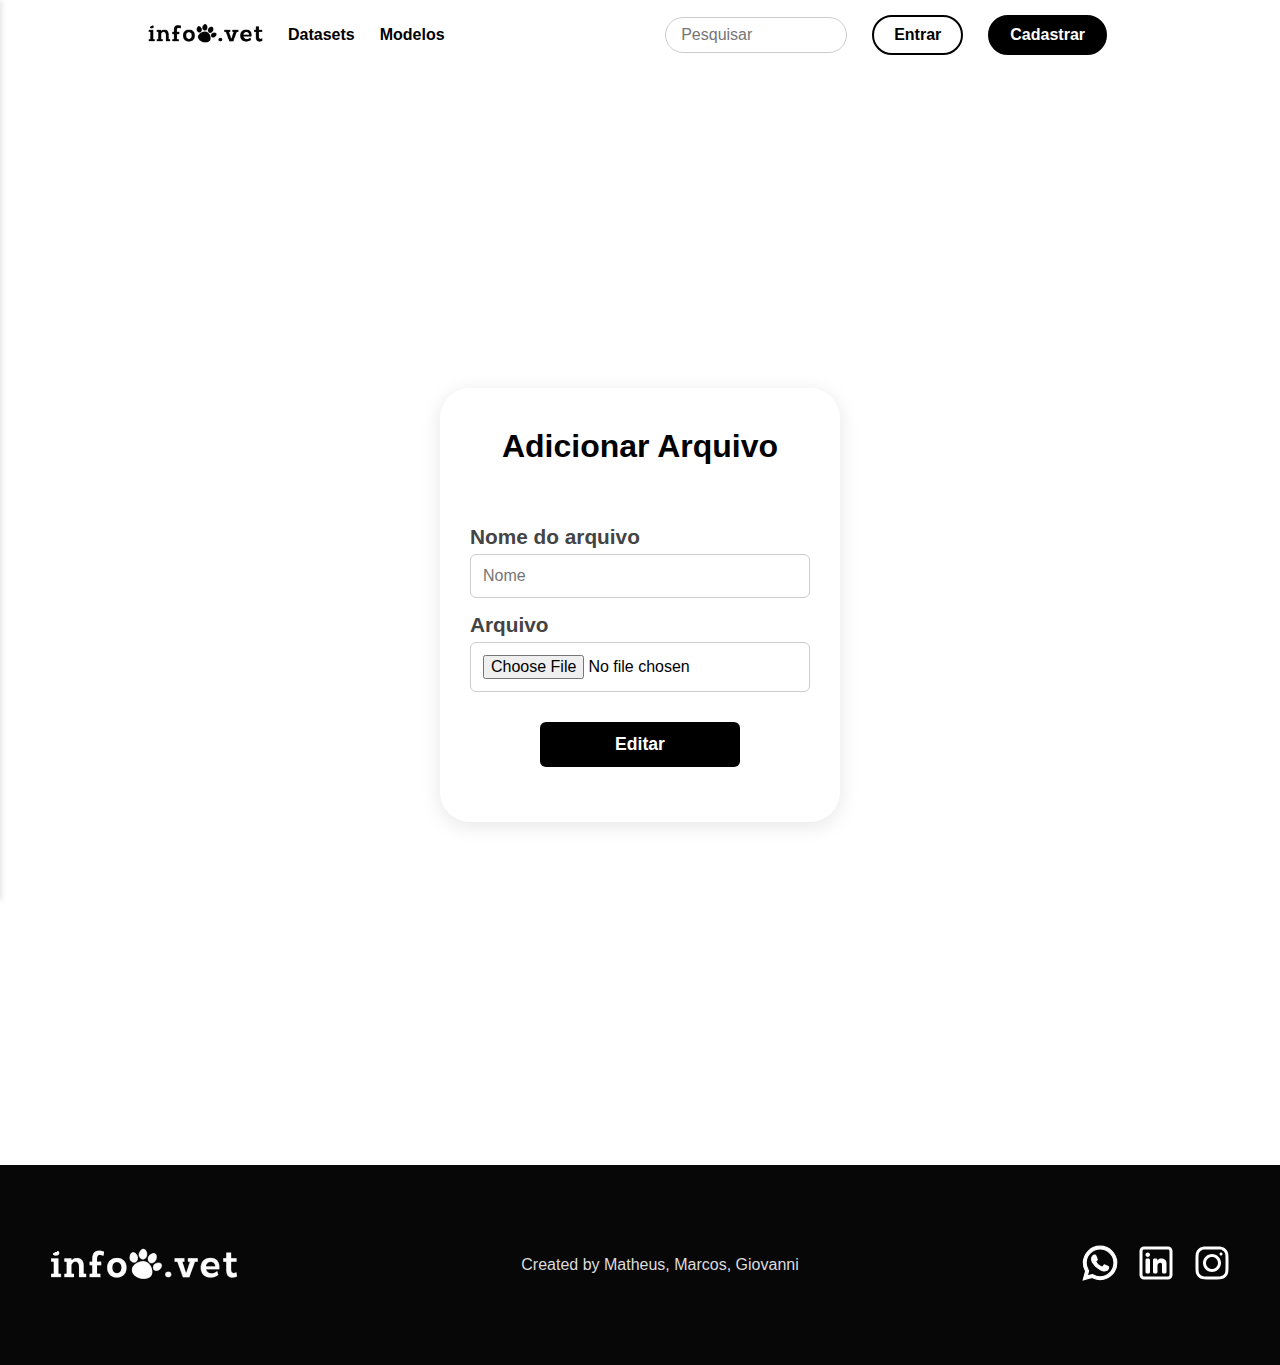
<file: pages/adicionar.html>
<!DOCTYPE html>
<html lang="pt-br">

<head>
    <meta charset="UTF-8">
    <meta name="viewport" content="width=device-width, initial-scale=1.0">
    <title>Adicionar</title>
    <link rel="stylesheet" href="../css/header.css">
    <link rel="stylesheet" href="../css/formLogin.css">
    <link rel="stylesheet" href="../css/style.css">
    <link rel="stylesheet" href="../css/footer.css">
</head>

<body onload="checarsessao(); atualizarheader();">


    <div class="container">
        
       <header>
           <nav>
               <ul>
                   <div>
                       <div id="hamburguer" class="hamburguer">
                           <span>☰</span>
                       </div>
                       <li><a href="../index.html"><img src="../img/infovet_img.png" alt="" class="logo-infomed"></a></li>
                       <li><a href="../pages/datasets.html">Datasets</a></li>
                       <li><a href="../pages/registros.html">Modelos</a></li>
                   </div>
                   <div>
                       <form id="form_search">
    
                           <input type="text" placeholder="Pesquisar" id="input_search" />
                       </form>
                       <li><a href="../pages/login.html" class="btn-header" id="btn-entrar">Entrar</a></li>
                       <li id="cadastro"><a href="../pages/cadastro.html" class="btn-header" id="btn-cadastrar">Cadastrar</a></li>
                   </div>
               </ul>
           </nav>
       </header>
        
        <div id="sidebar">
                <div id="button_close_sidebar">
                    <span>X</span>
                </div>
                <ul>
                    <li><a href="../index.html">Início</a></li>
                    <li><a href="../pages/datasets.html">Datasets</a></li>
                    <li><a href="../pages/registros.html">Modelos</a></li>
                    <li><a href="../pages/planos.html">Planos</a></li>
                    <li><a href="../pages/api.html">API</a></li>
                    <li><a href="../pages/documentacao.html">Documentação</a></li>
                    <li><a href="../pages/login.html">Entrar</a></li>
                    <li><a href="../pages/cadastro.html">Cadastrar</a></li>
                </ul>
        </div>
        
        
        <main id="login_main">
                <div class="form_container">
                    <div>
                        <h1>Adicionar Arquivo</h1>
                    </div>
        
                    <form>
                        <div>
                            <label for="nomeTabela">Nome do arquivo</label>
                            <input class="input_login" type="text" name="nomeTabela" id="nomeTabela" required
                                placeholder="Nome" />
                        </div>
        
                        <div>
                            <label for="arquivoTabela">Arquivo</label>
                            <input class="input_login" type="file" name="arquivoTabela" id="arquivoTabela" required
                                placeholder="arquivo" />
                        </div>
        
                        <div id="input_submit_container">
                            <input class="input_login" type="submit" value="Editar" />
                        </div>
        
                    </form>
                </div>
        </main>

    </div>

    <footer>

        
        <div class="footer-logo">
            <img src="../img/infovet_img.png" class="logo-footer">
        </div>

        
        <div class="footer-info">
            <div class="footer-bottom">
                <p>Created by Matheus, Marcos, Giovanni</p>
            </div>
        </div>

        <div class="cont-icons">
            <a href=""><img src="../img/zap.svg" class="cont-icon" alt=""></a>
            <a href=""><img src="../img/linkedin.svg" class="cont-icon" alt=""></a>
            <a href=""><img src="../img/insta.svg" class="cont-icon" alt=""></a>
        </div>
    
    </footer>

</body>

<script src="../js/dataset.js"></script>
<script src="../js/backend-fake.js"></script>
</html>
</file>
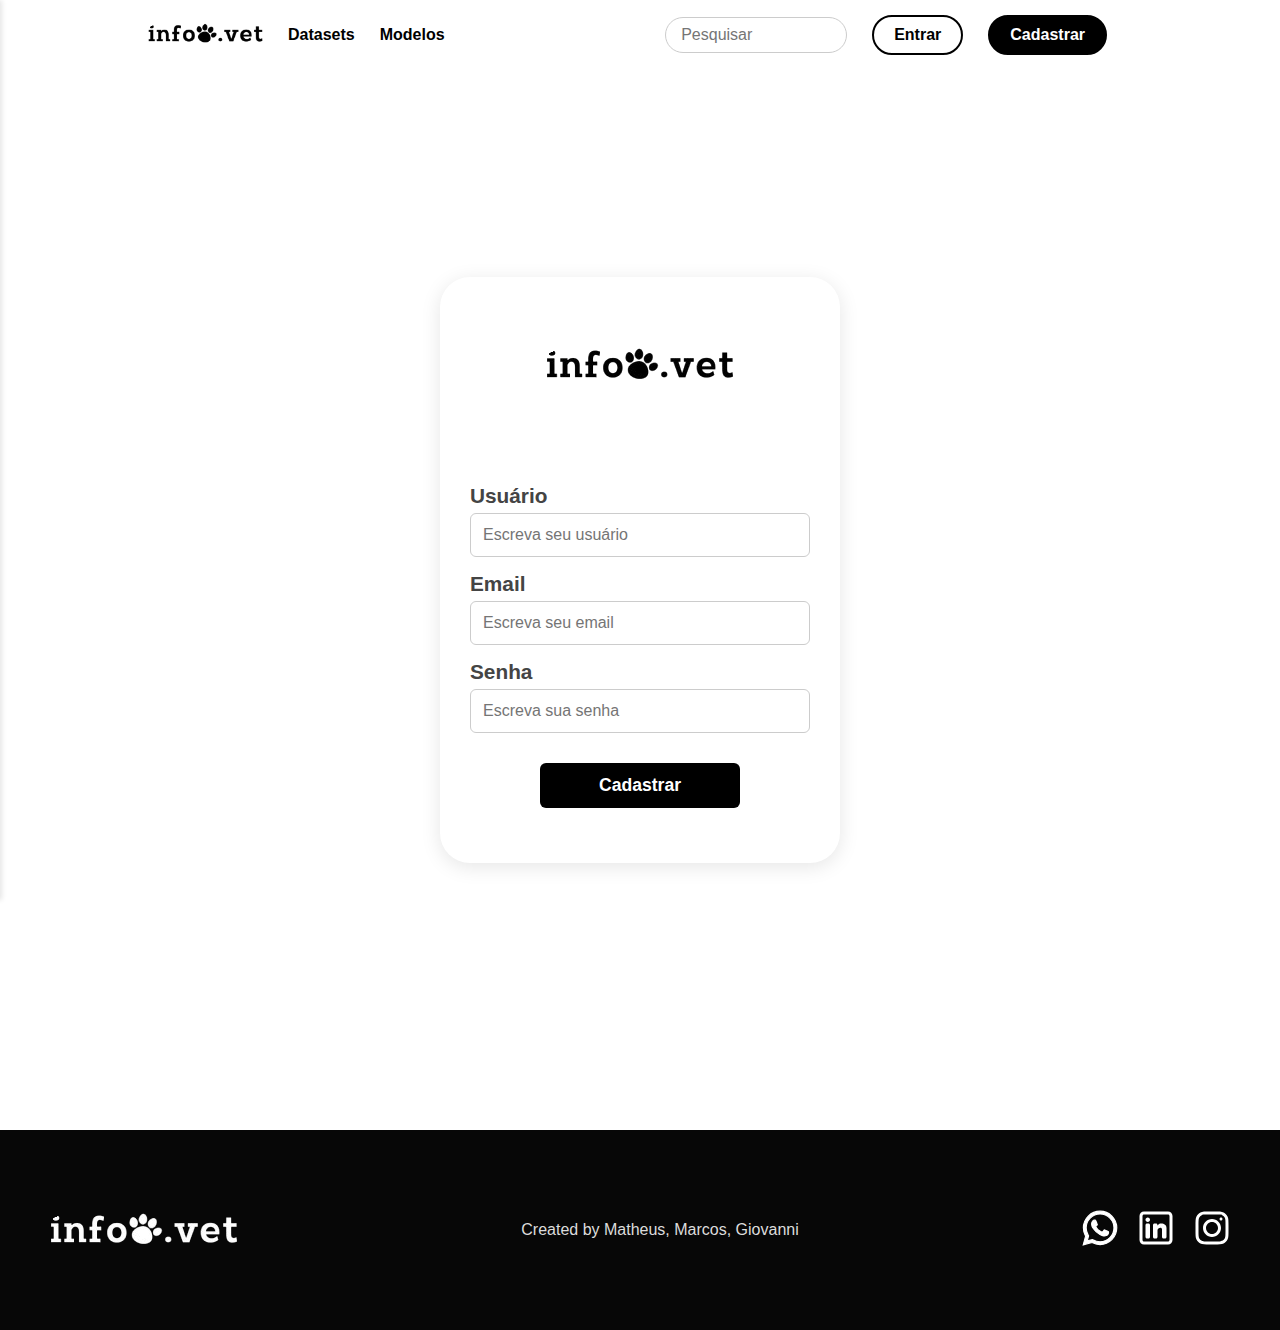
<file: pages/cadastro.html>
<!DOCTYPE html>
<html lang="pt-br">

<head>
    <meta charset="UTF-8">
    <meta name="viewport" content="width=device-width, initial-scale=1.0">
    <title>Cadastro</title>
    <link rel="stylesheet" href="../css/formLogin.css">
    <link rel="stylesheet" href="../css/header.css">
    <link rel="stylesheet" href="../css/style.css">
    <link rel="stylesheet" href="../css/footer.css">
</head>

<body>
    <div class="container">
        <header>
           <nav>
               <ul>
                   <div>
                       <div id="hamburguer" class="hamburguer">
                           <span>☰</span>
                       </div>
                       <li><a href="../index.html"><img src="../img/infovet_img.png" alt="" class="logo-infomed"></a></li>
                       <li><a href="../pages/datasets.html">Datasets</a></li>
                       <li><a href="../pages/registros.html">Modelos</a></li>
                   </div>
                   <div>
                       <form id="form_search">
    
                           <input type="text" placeholder="Pesquisar" id="input_search" />
                       </form>
                       <li><a href="../pages/login.html" class="btn-header" id="btn-entrar">Entrar</a></li>
                       <li id="cadastro"><a href="../pages/cadastro.html" class="btn-header" id="btn-cadastrar">Cadastrar</a></li>
                   </div>
               </ul>
           </nav>
       </header>
        
            <div id="sidebar">
                <div id="button_close_sidebar">
                    <span>X</span>
                </div>
                <ul>
                    <li><a href="../index.html">Início</a></li>
                    <li><a href="../pages/datasets.html">Datasets</a></li>
                    <li><a href="../pages/registros.html">Modelos</a></li>
                    <li><a href="../pages/planos.html">Planos</a></li>
                    <li><a href="../pages/api.html">API</a></li>
                    <li><a href="../pages/documentacao.html">Documentação</a></li>
                    <li><a href="../pages/login.html">Entrar</a></li>
                    <li><a href="../pages/cadastro.html">Cadastrar</a></li>
                </ul>
            </div>  
        
            <main class="main-login">
                <div class="form_container">
                    <div>
                        <img src="../img/infovet_img.png" alt="">
                    </div>
            
                    <form onsubmit="cadastrar(event)">

                        <div>
                            <label for="usuarioCadastro">Usuário</label>
                            <input class="input_login" type="text" name="usuarioCadastro" id="usuarioCadastro" required
                                placeholder="Escreva seu usuário" />
                        </div>
            
                        <div>
                            <label for="emailCadastro">Email</label>
                            <input class="input_login" type="email" name="emailCadastro" id="emailCadastro" required
                                placeholder="Escreva seu email" />
                        </div>
            
                        <div>
                            <label for="senhaCadastro">Senha</label>
                            <input class="input_login" type="password" name="senhaCadastro" id="senhaCadastro" required
                                placeholder="Escreva sua senha" minlength="10" />
                        </div>
            
                        <div id="input_submit_container">
                            <input class="input_login" type="submit" value="Cadastrar" />
                        </div>
                    </form>
                </div>
            </main>
            <script src="../js/form.js"></script>
            <script src="../js/headerSidebar.js"></script>

    </div>

    <footer>

        
        <div class="footer-logo">
            <img src="../img/infovet_img.png" class="logo-footer">
        </div>

        
        <div class="footer-info">
            <div class="footer-bottom">
                <p>Created by Matheus, Marcos, Giovanni</p>
            </div>
        </div>

        <div class="cont-icons">
            <a href=""><img src="../img/zap.svg" class="cont-icon" alt=""></a>
            <a href=""><img src="../img/linkedin.svg" class="cont-icon" alt=""></a>
            <a href=""><img src="../img/insta.svg" class="cont-icon" alt=""></a>
        </div>
    
    </footer>
</body>

</html>
</file>
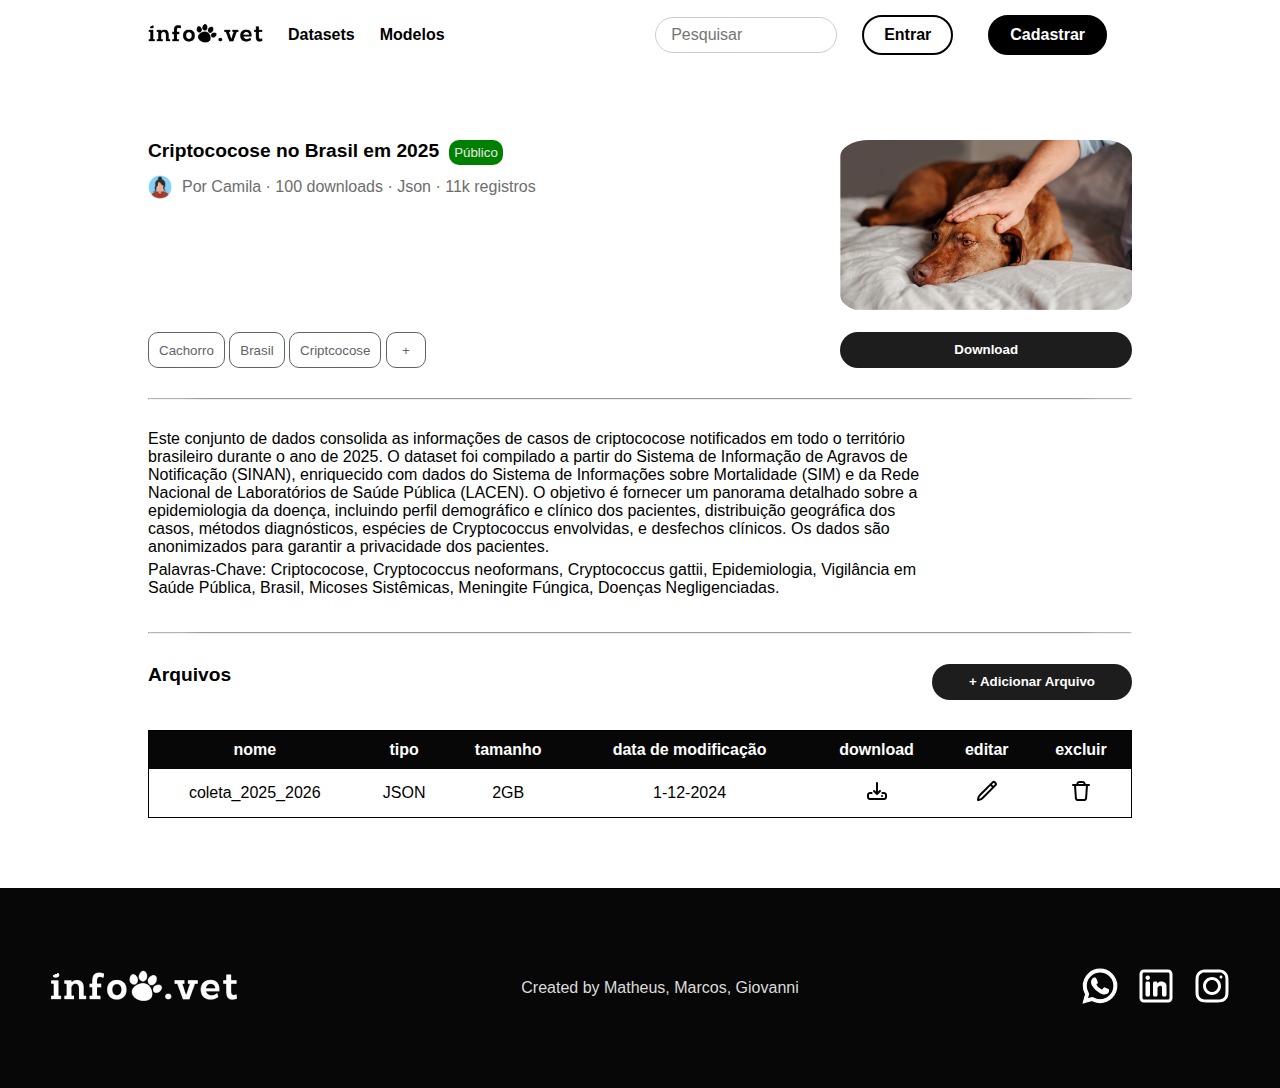
<file: pages/dataset.html>
<!DOCTYPE html>
<html lang="en">
<head>
    <meta charset="UTF-8">
    <meta name="viewport" content="width=device-width, initial-scale=1.0">
    <title>Dataset</title>
    <link rel="stylesheet" href="../css/header.css">
    <link rel="stylesheet" href="../css/style.css">
    <link rel="stylesheet" href="../css/datasets.css">
    <link rel="stylesheet" href="../css/dataset_info.css">
    <link rel="stylesheet" href="../css/footer.css">
    <link rel="stylesheet" href="../css/table.css">
    <link rel="icon" href="../img/icon.svg">
    

</head>
<body onload="checarSessao(); atualizarHeader();">

    <div class="container">
        <header>
            <nav>
                <ul>
                    <div class="link-hover">
                        <div id="hamburguer" class="hamburguer">
                            <span>☰</span>
                        </div>
        
                        <li><a href="../index.html"><img src="../img/infovet_img.png" alt="" class="logo-infomed"></a></li>
                        <li><a href="./pages/datasets.html">Datasets</a></li>
                        <li><a href="../info_vet/pages/modelos.html">Modelos</a></li>
                    </div>
        
                    <div>
                        <form id="form_search">
                            <input type="text" placeholder="Pesquisar" id="input_search" />
                        </form>
        
                        <!-- 🔥 VISUAL PARA QUANDO NÃO ESTIVER LOGADO -->
                        <div id="headerDeslogado" style="display: flex; gap: 10px;">
                            <li><a href="./pages/login.html" class="btn-header" id="btn-entrar">Entrar</a></li>
                            <li id="cadastro"><a href="./pages/cadastro.html" class="btn-header" id="btn-cadastrar">Cadastrar</a></li>
                        </div>
        
                        <!-- 🔥 VISUAL PARA QUANDO ESTIVER LOGADO -->
                        <div id="headerLogado" style="display: none;">
                            <h2 style="margin: 0; font-size: 18px;">Meu Perfil</h2>
                            <p style="margin: 0;"><strong>Nome:</strong> <span id="perfilNome"></span></p>
                            <p style="margin: 0;"><strong>Email:</strong> <span id="perfilEmail"></span></p>
                        </div>
                    </div>
                </ul>
            </nav>
        </header>
    
            <main>
                <div class="info">
                    <div class="cab-info">
                        <div class="info-container">
                            <div class="flex dataset-name">
                                <h2>Criptococose no Brasil em 2025</h2>
                                <button class="public">Público</button>
                            </div>
                            <div class="flex info-card">
                                <img src="../img/avatar.png" alt="" class="avatar">
                                <p>Por Camila · 100 downloads · Json · 11k registros</p>
                            </div>
                        </div>
        
                        <div>
                            <button class="tag">Cachorro</button>
                            <button class="tag">Brasil</button>
                            <button class="tag">Criptcocose</button>
                            <button class="tag" style="width: 40px;">+</button>
                        </div>
                    </div>
                    
                    <div class="cab-download">
                        <img src="../img/datasets/dataset_1.png" alt="" class="dataset-image-info">
        
                        <div class="dataset-options">
                            <button class="download-button">Download</button>
                        </div>
                        
                    </div>
    
                </div>
                <hr>
                <div class="desc">
                    <p>
    Este conjunto de dados consolida as informações de casos de criptococose notificados em todo o território brasileiro durante o ano de 2025. O dataset foi compilado a partir do Sistema de Informação de Agravos de Notificação (SINAN), enriquecido com dados do Sistema de Informações sobre Mortalidade (SIM) e da Rede Nacional de Laboratórios de Saúde Pública (LACEN). O objetivo é fornecer um panorama detalhado sobre a epidemiologia da doença, incluindo perfil demográfico e clínico dos pacientes, distribuição geográfica dos casos, métodos diagnósticos, espécies de Cryptococcus envolvidas, e desfechos clínicos. Os dados são anonimizados para garantir a privacidade dos pacientes.</p>
                    <p>Palavras-Chave: Criptococose, Cryptococcus neoformans, Cryptococcus gattii, Epidemiologia, Vigilância em Saúde Pública, Brasil, Micoses Sistêmicas, Meningite Fúngica, Doenças Negligenciadas.</p>
                </div>
                <hr>

                <div class="arquivos">
                    <h2>Arquivos</h2>
                    <button class="add-button"><a href="../pages/adicionar.html">+ Adicionar Arquivo</a></button>
                </div>
                <div class="table-container">
                    <table>
                    <tr>
                        <th>nome</th>
                        <th>tipo</th>
                        <th>tamanho</th>
                        <th>data de modificação</th>
                        <th>download</th>
                        <th>editar</th>
                        <th>excluir</th>
                    </tr>
                    <tr>
                        <td>coleta_2025_2026</td>
                        <td>JSON</td>
                        <td>2GB</td>
                        <td>1-12-2024</td>
                        <td><a href=""><img src="../img/download.svg" alt="" class="pen-icon"></a></td>
                        <td><a href="../pages/editar.html"><img src="../img/pen.svg" alt="" class="pen-icon"></a></td>
                        <td><button id="lixeira_button"><img src="../img/trash2.svg" alt="" class="pen-icon"></button></td>

                    </tr>
                    </table>
                </div>
    
            </main>
    

    </div>

    <footer>

        
        <div class="footer-logo">
            <img src="../img/infovet_img.png" class="logo-footer">
        </div>

        
        <div class="footer-info">
            <div class="footer-bottom">
                <p>Created by Matheus, Marcos, Giovanni</p>
            </div>
        </div>

        <div class="cont-icons">
            <a href=""><img src="../img/zap.svg" class="cont-icon" alt=""></a>
            <a href=""><img src="../img/linkedin.svg" class="cont-icon" alt=""></a>
            <a href=""><img src="../img/insta.svg" class="cont-icon" alt=""></a>
        </div>
    
    </footer>

<script src="../js/dataset.js"></script>
<script src="../js/backend-fake.js"></script>
</body>
</html>
</file>
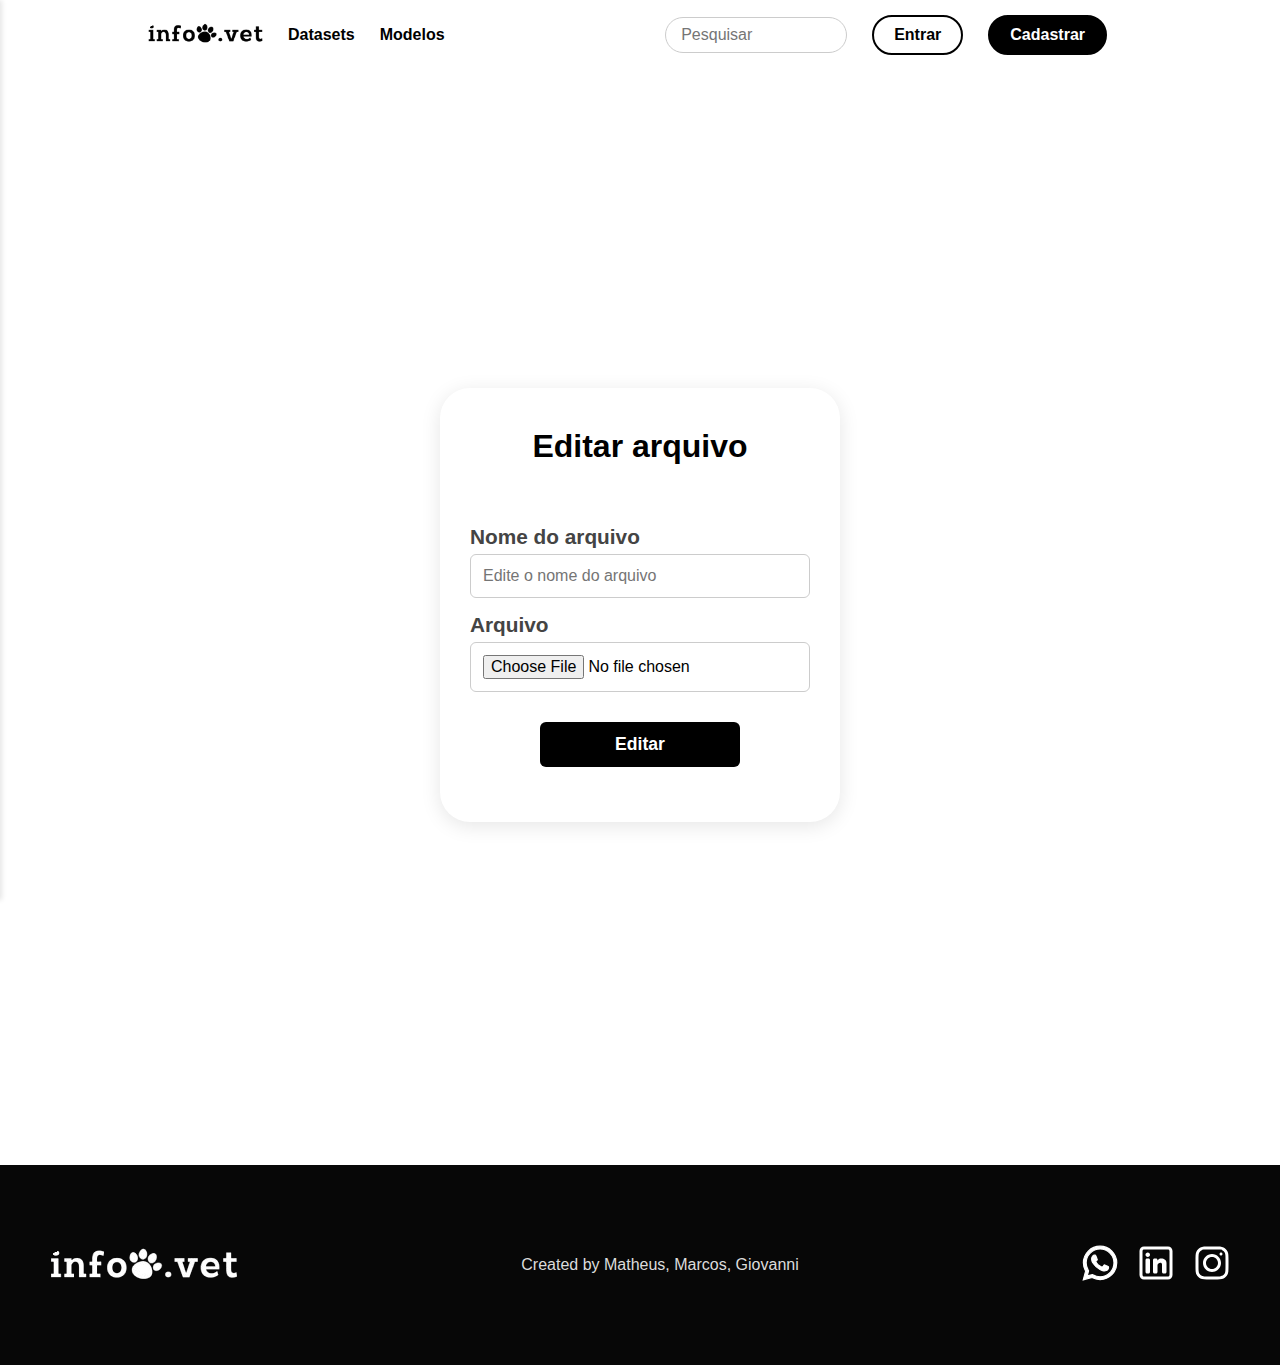
<file: pages/editar.html>
<!DOCTYPE html>
<html lang="pt-br">

<head>
    <meta charset="UTF-8">
    <meta name="viewport" content="width=device-width, initial-scale=1.0">
    <title>Editar arquivo</title>
    <link rel="stylesheet" href="../css/header.css">
    <link rel="stylesheet" href="../css/formLogin.css">
    <link rel="stylesheet" href="../css/style.css">
    <link rel="stylesheet" href="../css/footer.css">
</head>

<body>

    <div class="container">
        
        <header>
           <nav>
               <ul>
                   <div>
                       <div id="hamburguer" class="hamburguer">
                           <span>☰</span>
                       </div>
                       <li><a href="../index.html"><img src="../img/infovet_img.png" alt="" class="logo-infomed"></a></li>
                       <li><a href="../pages/datasets.html">Datasets</a></li>
                       <li><a href="../pages/registros.html">Modelos</a></li>
                   </div>
                   <div>
                       <form id="form_search">
    
                           <input type="text" placeholder="Pesquisar" id="input_search" />
                       </form>
                       <li><a href="../pages/login.html" class="btn-header" id="btn-entrar">Entrar</a></li>
                       <li id="cadastro"><a href="../pages/cadastro.html" class="btn-header" id="btn-cadastrar">Cadastrar</a></li>
                   </div>
               </ul>
           </nav>
       </header>
        
            <div id="sidebar">
                <div id="button_close_sidebar">
                    <span>X</span>
                </div>
                <ul>
                    <li><a href="../index.html">Início</a></li>
                    <li><a href="../pages/datasets.html">Datasets</a></li>
                    <li><a href="../pages/registros.html">Modelos</a></li>
                    <li><a href="../pages/planos.html">Planos</a></li>
                    <li><a href="../pages/api.html">API</a></li>
                    <li><a href="../pages/documentacao.html">Documentação</a></li>
                    <li><a href="../pages/login.html">Entrar</a></li>
                    <li><a href="../pages/cadastro.html">Cadastrar</a></li>
                </ul>
            </div>
        
        
            <main id="login_main">
                <div class="form_container">
                    <div>
                        <h1>Editar arquivo</h1>
                    </div>
        
                    <form>
                        <div>
                            <label for="nomeArquivo">Nome do arquivo</label>
                            <input class="input_login" type="text" name="nomeArquivo" id="nomeArquivo" required
                                placeholder="Edite o nome do arquivo" />
                        </div>
        
                        <div>
                            <label for="arquivo">Arquivo</label>
                            <input class="input_login" type="file" name="arquivo" id="arquivo" required
                                placeholder="Edite o arquivo" />
                        </div>
        
                        <div id="input_submit_container">
                            <input class="input_login" type="submit" value="Editar" />
                        </div>
        
                    </form>
                </div>
            </main>

    </div>

    <footer>

        
        <div class="footer-logo">
            <img src="../img/infovet_img.png" class="logo-footer">
        </div>

        
        <div class="footer-info">
            <div class="footer-bottom">
                <p>Created by Matheus, Marcos, Giovanni</p>
            </div>
        </div>

        <div class="cont-icons">
            <a href=""><img src="../img/zap.svg" class="cont-icon" alt=""></a>
            <a href=""><img src="../img/linkedin.svg" class="cont-icon" alt=""></a>
            <a href=""><img src="../img/insta.svg" class="cont-icon" alt=""></a>
        </div>
    
    </footer>

</body>

<script src="../js/headerSidebar.js"></script>

</html>
</file>
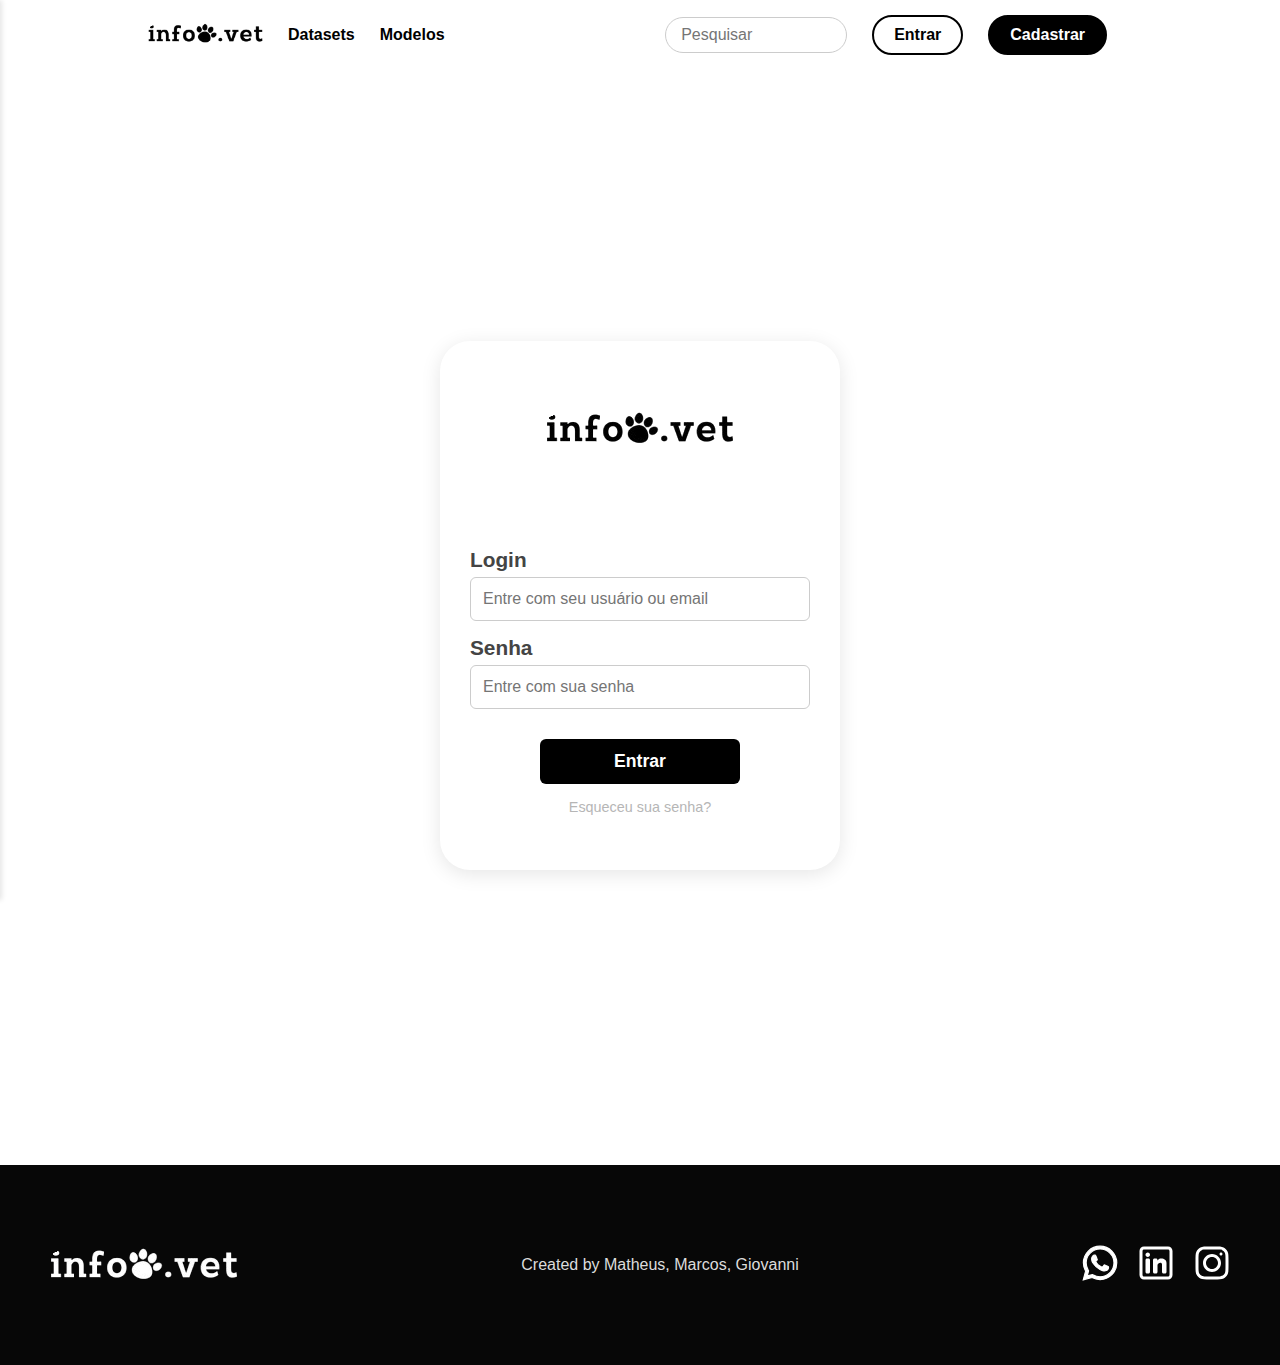
<file: pages/login.html>
<!DOCTYPE html>
<html lang="pt-br">

<head>
    <meta charset="UTF-8">
    <meta name="viewport" content="width=device-width, initial-scale=1.0">
    <title>Login - Info.vet</title>
    <link rel="stylesheet" href="../css/header.css">
    <link rel="stylesheet" href="../css/formLogin.css">
    <link rel="stylesheet" href="../css/style.css">
    <link rel="stylesheet" href="../css/footer.css">
</head>

<body onload="checarSessao(); atualizarHeader();">


    <div class="container">
        
        <header>
           <nav>
               <ul>
                   <div>
                       <div id="hamburguer" class="hamburguer">
                           <span>☰</span>
                       </div>
                       <li><a href="../index.html"><img src="../img/infovet_img.png" alt="" class="logo-infomed"></a></li>
                       <li><a href="../pages/datasets.html">Datasets</a></li>
                       <li><a href="../pages/registros.html">Modelos</a></li>
                   </div>
                   <div>
                       <form id="form_search">
    
                           <input type="text" placeholder="Pesquisar" id="input_search" />
                       </form>
                       <li><a href="../pages/login.html" class="btn-header" id="btn-entrar">Entrar</a></li>
                       <li id="cadastro"><a href="../pages/cadastro.html" class="btn-header" id="btn-cadastrar">Cadastrar</a></li>
                   </div>
               </ul>
           </nav>
       </header>
        
            <div id="sidebar">
                <div id="button_close_sidebar">
                    <span>X</span>
                </div>
                <ul>
                    <li><a href="../index.html">Início</a></li>
                    <li><a href="../pages/datasets.html">Datasets</a></li>
                    <li><a href="../pages/registros.html">Modelos</a></li>
                    <li><a href="../pages/planos.html">Planos</a></li>
                    <li><a href="../pages/api.html">API</a></li>
                    <li><a href="../pages/documentacao.html">Documentação</a></li>
                    <li><a href="../pages/login.html">Entrar</a></li>
                    <li><a href="../pages/cadastro.html">Cadastrar</a></li>
                </ul>
            </div>
        
        
            <main id="login_main">
                <div class="form_container">
                    <div>
                        <img src="../img/infovet_img.png" alt="">
                    </div>
        
                    <form id="formLogin">
                        <div>
                            <label for="login">Login</label>
                            <input class="input_login" type="text" name="login" id="loginUsuario" required
                                placeholder="Entre com seu usuário ou email" />
                        </div>
        
                        <div>
                            <label for="senha">Senha</label>
                            <input class="input_login" type="password" name="senha" id="loginSenha" required
                                placeholder="Entre com sua senha" />
                        </div>
        
                        <div id="input_submit_container">
                            <input class="input_login" type="submit" value="Entrar" onclick="fazerLogin(); return false;" />
                        </div>
        
                        <div class="forgot_password">
                            <a href="#">Esqueceu sua senha?</a>
                        </div>
                    </form>
                </div>
            </main>

    </div>

    <footer>

        
        <div class="footer-logo">
            <img src="../img/infovet_img.png" class="logo-footer">
        </div>

        
        <div class="footer-info">
            <div class="footer-bottom">
                <p>Created by Matheus, Marcos, Giovanni</p>
            </div>
        </div>

        <div class="cont-icons">
            <a href=""><img src="../img/zap.svg" class="cont-icon" alt=""></a>
            <a href=""><img src="../img/linkedin.svg" class="cont-icon" alt=""></a>
            <a href=""><img src="../img/insta.svg" class="cont-icon" alt=""></a>
        </div>
    
    </footer>

</body>

<script src="../js/headerSidebar.js"></script>
<script src="../js/backend-fake.js"></script>
</html>
</file>
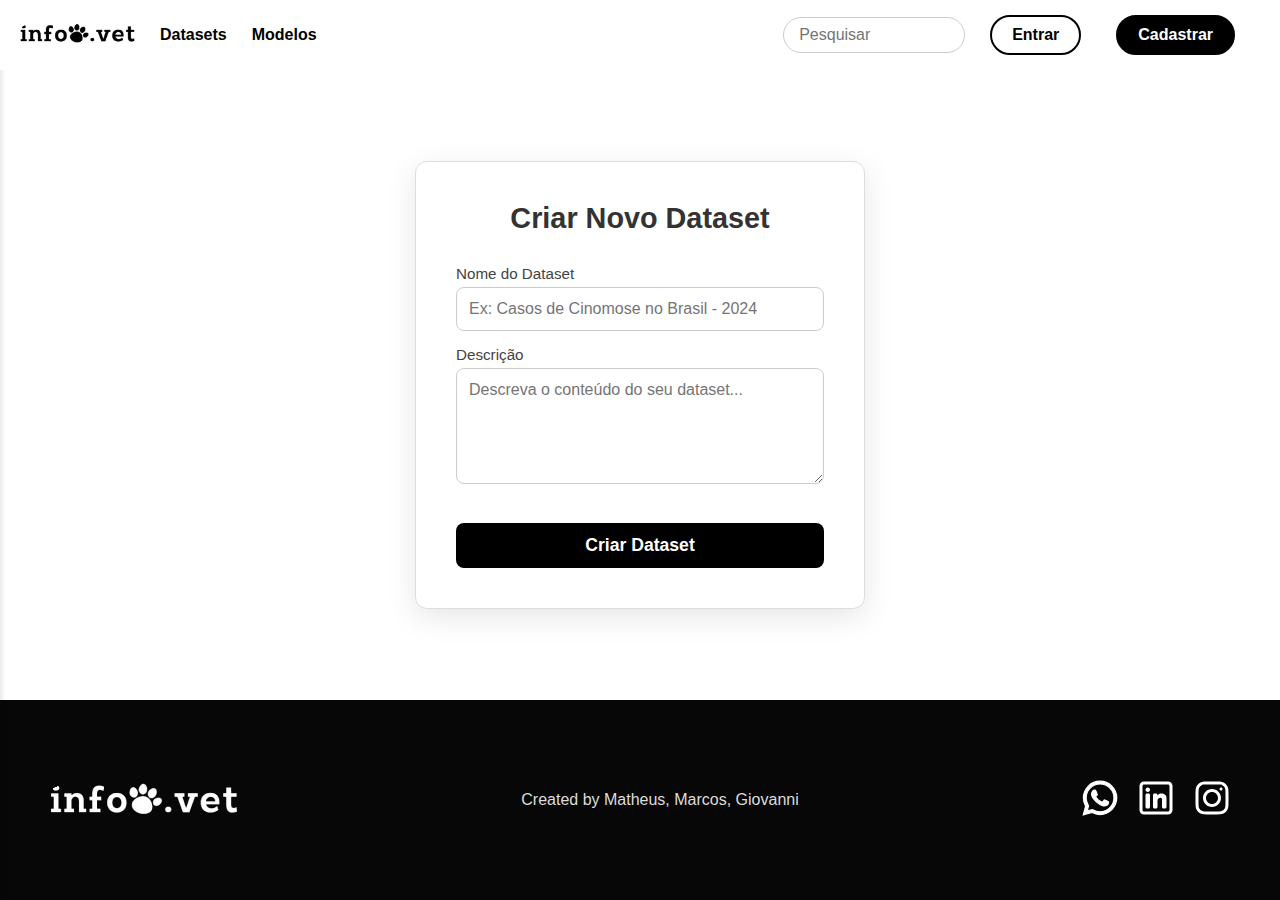
<file: pages/user/criar_dataset.html>
<!DOCTYPE html>
<html lang="pt-br">

<head>
    <meta charset="UTF-8">
    <meta name="viewport" content="width=device-width, initial-scale=1.0">
    <title>Criar dataset</title>
    <link rel="stylesheet" href="../../css/header.css">
    <link rel="stylesheet" href="../../css/style.css">
    <link rel="stylesheet" href="../../css/footer.css">
    <link rel="stylesheet" href="../../css/user/create_dataset.css">
</head>

<body onload="checarSessao(); atualizarHeader();">

    <header>
        <nav>
            <ul>
                <div class="link-hover">
                    <div id="hamburguer" class="hamburguer">
                        <span>☰</span>
                    </div>

                    <li><a href="../../index.html"><img src="../../img/infovet_img.png" alt="" class="logo-infomed"></a></li>
                    <li><a href="../datasets.html">Datasets</a></li>
                    <li><a href="../registros.html">Modelos</a></li>
                </div>

                <div id="header-direita">
                    <form id="form_search">
                        <input type="text" placeholder="Pesquisar" id="input_search" />
                    </form>

                    <div id="headerDeslogado" style="display: flex; gap: 10px;">
                        <li><a href="../login.html" class="btn-header" id="btn-entrar">Entrar</a></li>
                        <li id="cadastro"><a href="../cadastro.html" class="btn-header" id="btn-cadastrar">Cadastrar</a></li>
                    </div>

                    <div id="headerLogado" style="display: none;">
                        </div>
                </div>
            </ul>
        </nav>
    </header>

    <div id="sidebar">
        <div id="button_close_sidebar">
            <span>X</span>
        </div>
        <ul>
            <li><a href="../../index.html">Início</a></li>
            <li><a href="../datasets.html">Datasets</a></li>
            <li><a href="../registros.html">Modelos</a></li>
            <li><a href="../planos.html">Planos</a></li>
            <li><a href="../api.html">API</a></li>
            <li><a href="../documentacao.html">Documentação</a></li>
            <li><a href="../login.html">Entrar</a></li>
            <li><a href="../cadastro.html">Cadastrar</a></li>
        </ul>
    </div>


    <main class="form-centralizado">
        <div class="form_dataset">
            <div>
                <h1>Criar Novo Dataset</h1>
            </div>

            <form onsubmit="enviarDataset(event); return false;">
                <div>
                    <label for="nomeDataset">Nome do Dataset</label>
                    <input class="input_login" type="text" name="nomeDataset" id="nomeDataset" required
                        placeholder="Ex: Casos de Cinomose no Brasil - 2024" />
                </div>

                <div>
                    <label for="descricaoDataset">Descrição</label>
                    <textarea class="input_login" name="descricaoDataset" id="descricaoDataset" required
                        placeholder="Descreva o conteúdo do seu dataset..." rows="5"></textarea>
                </div>

                <div id="input_submit_container">
                    <input class="btn-submit" type="submit" value="Criar Dataset" />
                </div>

            </form>
        </div>
    </main>


    <footer>
        <div class="footer-logo">
            <img src="../../img/infovet_img.png" class="logo-footer">
        </div>
        <div class="footer-info">
            <div class="footer-bottom">
                <p>Created by Matheus, Marcos, Giovanni</p>
            </div>
        </div>
        <div class="cont-icons">
            <a href=""><img src="../../img/zap.svg" class="cont-icon" alt=""></a>
            <a href=""><img src="../../img/linkedin.svg" class="cont-icon" alt=""></a>
            <a href=""><img src="../../img/insta.svg" class="cont-icon" alt=""></a>
        </div>
    </footer>

</body>
<script src="../../js/headerSidebar.js"></script>
<script src="../../js/backend-fake.js"></script>
</html>
</file>
<file: css/header.css>
header {
    width: 100%;
    background-color: white;
    display: flex;
    margin-bottom: 50px;
    position: sticky;
    z-index: 1000;
    left: 0;
    top: 0;
}




header a {
    font-weight: bold;
}



nav {
    width: 100%;
    padding: 0 20px;
}

ul {
    list-style: none;
    display: flex;
    justify-content: space-between;
    padding: 15px 0;
    margin: 0; 
    width: 100%;
}

ul > div {
    display: flex;
    align-items: center;
    margin: 0;
    padding: 0;
}

li {
    margin-right: 25px;
    color: black;
    font-size: 1rem;
    font-weight: 500;
    cursor: pointer;
}

li > a {
    text-decoration: none;
    color: black;
 }



#form_search{
    display: flex;
    align-items: center;
    border: 1px solid #ccc;
    border-radius: 50px;
    padding: 8px 15px;
    background-color: transparent;
    margin-right: 25px; 
}

#input_search{
    border: none;
    outline: none; 
    background-color: transparent;
    font-size: 1rem; 
    color: gray;
    width: 150px;
}

.logo-infomed {
    width: 115px;
}

.hamburguer{
    display: none;
    margin-right: 30px;
    font-size: 1.5rem;
} 

#sidebar {
    display: flex;
    flex-direction: column; 
    position: fixed;
    top: 0;
    left: -250px; 
    width: 250px; 
    height: 100vh;
    background-color: white;
    box-shadow: 2px 0 5px rgba(0,0,0,0.1);
    transition: left 0.3s ease;
    padding-top: 20px; 
}

#sidebar ul {
    list-style: none;
    padding: 0;
    margin: 0;
    display: flex;
    flex-direction: column; 
    width: 100%;
}

#sidebar ul li {
    padding: 15px 20px;
    border-bottom: 1px solid #ccc;
}

#sidebar ul li a {
    display: block; 
    text-decoration: none;
    color: black;
    font-weight: 500;
    width: 100%;
}

#sidebar.show_sidebar {
    left: 0;
}


#button_close_sidebar{
    font-size: 1.5rem;
    display: flex;
    margin: 10px;
    padding: 10px;
}

@media (max-width: 1240px) {
    .hamburguer{
        display: block;
    }

    nav ul li, nav ul input, #form_search{
        display: none;
    }
}


.btn-header {
  display: inline-block;
  box-sizing: border-box;
  padding: 10px 20px;       
  border-radius: 999px;       
  font-weight: 600;
  text-decoration: none;
  line-height: 1;
  vertical-align: middle;
  border: 2px solid #000;     
  transition: background-color .6s ease, color .6s ease, transform .2s ease, box-shadow .2s ease;
}

#btn-entrar {
  background: #fff;
  color: #000;
}
#btn-entrar:hover {
  background: #000;
  color: #fff;
  transform: translateY(-2px);
  box-shadow: 0 4px 10px rgba(0,0,0,.15);
}


#btn-cadastrar {
  background: #000;
  color: #fff;
}
#btn-cadastrar:hover {
  background: #fff;
  color: #000;
  transform: translateY(-2px);   
  box-shadow: 0 4px 10px rgba(0,0,0,.15);
}


.btn-header:active {
  transform: scale(.96);
  box-shadow: none;
}
</file>
<file: css/formLogin.css>
main {
   width: 100%;
   display: flex;
   justify-content: center;
   align-items: center;
   padding: 20px;
   height: 100vh;
   margin-bottom: 60px;

}

h1{
   margin-bottom: 60px;
}

#login_main{
   margin-top: 35px;
}

.form_container {
   display: flex;
   flex-direction: column;
   align-items: center;
   width: 100%;
   max-width: 400px;
   background-color: #fff;
   border-radius: 30px;
   padding: 40px 30px;
   box-shadow: 0 4px 20px rgba(0, 0, 0, 0.1);
}


.form_container img {
   max-width: 300px;
   height: auto;
   margin-top: 30px;
   margin-bottom: 100px;
}

form {
   width: 100%;
}

form>div {
   margin-bottom: 15px;
}

label {
   display: block;
   font-weight: 600;
   color: #444;
   margin-bottom: 5px;
   font-size: 1.3rem;
}

.input_login {
   width: 100%;
   padding: 12px 0px 12px 12px;
   border: 1px solid #ccc;
   border-radius: 6px;
   font-size: 1rem;
}

.codigo_div {
   display: flex;
   width: 100%;
   border: 1px solid #ccc;
   border-radius: 6px;
}

.codigo_div > input {
   padding: 12px;
   border: none;
   font-size: 1rem;
}

.codigo_div > button {
   background-color: transparent;
   padding: 0 20px;
   border: none;
   border-left: 1px solid #ccc;
   border-radius: 6px;
   cursor: pointer;
}

input[type="submit"] {
   background-color: black;
   color: white;
   padding: 12px;
   border: none;
   border-radius: 6px;
   cursor: pointer;
   font-size: 1.1rem;
   font-weight: 700;
   max-width: 200px;
}

#input_submit_container{
   display: flex;
   justify-content: center;
   margin-top: 30px;
}

.forgot_password {
   margin-top: 15px;
}

.forgot_password a {
   display: flex;
   justify-content: center;
   color: rgb(182, 182, 182);
   text-decoration: none;
   font-size: 0.9rem;
}
</file>
<file: css/style.css>
*{
    font-family: Arial, Helvetica, sans-serif;
    margin: 0;
    box-sizing: border-box;
    padding: 0;
}

a {
    text-decoration: none;
    color: inherit;
}

main {
   width: 100%;
   display: flex;
   flex-direction: column;
   gap: 30px;
   padding: 20px;
   box-sizing: border-box;
}

body {
  height: 100vh;
  display: flex;
  flex-direction: column;
  justify-content: space-between;
}




.container{
    display: flex;
    width: 80%;
    margin: 0 auto;
    
    flex-direction: column;

}

.flex {
    display: flex;
}



.sec-1{
    display: flex;
    max-height: 600px;

}



.main-text {
    
    display: flex;
    justify-content: center;
    align-items: center;
    padding: 30px;
    text-align: justify;
    padding-right: 155px;
}

.main-text p {
    font-size: 2vw;
}

.main-image {
    flex: 1;
    max-width: 40%;
}



h2 {
    font-size: 1.5vw;
}
</file>
<file: css/footer.css>
footer {
    margin-top: 50px;
    color: gainsboro;
    display: flex;
    min-height: 200px;
    
    background-color: rgb(7, 7, 7);
    padding: 50px;
    justify-content: space-between;
    align-items: center;
    
}

.logo-footer{
    filter: invert(100%);
}

.cont-icons {
    display: flex;
    gap: 20px;
}

.cont-icon {
    width: 36px;
}
</file>
<file: css/datasets.css>
.datasets {
    display: flex;
    flex-direction: row;

    justify-content: space-between;
    flex-wrap: wrap;
    width: 100%;
    

}

.dataset {
    display: flex;
    flex-direction: column;
    border: 1px solid #c7c7c7;
    border-radius: 9%;
    max-width: 17%;
    gap: 10px;
    transition: all 0.3s ease-in-out;
    cursor: pointer;
    max-height: 300px;
}

.dataset:hover {
    box-shadow: 0 4px 8px rgba(0, 0, 0, 0.2);
    transform: translateY(-5px);
}

.dataset-info {
    display: flex;
    flex-direction: column;
    gap: 5px;
    padding-left: 10%;
    padding-right: 10%;
    padding-top: 5%;
    padding-bottom: 15%;

}

.dataset-title {
    font-size: 1vw;
}

.dataset-desc {
    font-size: 0.8vw;
    color: #b8b8b8;
}
.dataset-image {
    width: 100%;
    max-height: 45%;
    border-radius: 13% 13% 0px 0px;
}



.sep {
    min-height: 20px;
    box-shadow: 0 4px 6px -6px #333; 
}
</file>
<file: css/dataset_info.css>
hr {
    border-radius: 20%;
    color: #E8E8E8;
}

.dataset-name {
    gap: 10px;
}

.trash-icon {
    width: 38px;
}

.public {
    border: none;
    cursor: pointer;
    padding: 5px;
    background-color: green;
    color: #E8E8E8;
    border-radius: 10px;
}

.info {
    display: flex;
    justify-content: space-between;
}

.cab-info {
    display: flex;
    flex-direction: column;
    justify-content: space-between;

}

.info-container {
    display: flex;
    flex-direction: column;
    gap: 10px;
}

.dataset-image-info{
    border-radius: 10%;
    max-width: 60%;
}

.cab-download {
    display: flex;
    flex-direction: column;
    justify-content: space-between;
    gap: 20px;
    align-items: end;
}

.avatar {
    width: 24px;
}

.download-button {
    background-color: #1D1D1D;
    width: 60%;
    height: 36px;
    font-weight: bold;
    color: white;
    border-radius: 30px;
    border: none;
    cursor: pointer;
}


.arquivos {
    display: flex;
    justify-content: space-between;
}

.add-button {
    background-color: #1D1D1D;
    width: 200px;
    height: 36px;
    font-weight: bold;
    color: white;
    border-radius: 30px;
    border: none;
    cursor: pointer;
}

.pen-icon {
    width: 24px;
}
.info-card {
    align-items: center;
    gap: 10px;
}

.info-card p {
    color: #6D6D6D;
}

.tag {
    border: 1px solid #5F6368;
    background-color: white;
    color: #5F6368;
    height: 36px;
    padding: 10px;
    border-radius: 10px;
    cursor: pointer;
}

.dataset-options {
    width: 100%;
    display: flex;
    justify-content: end;
    gap: 25px;
}

.desc {
    width: 80%;
}

.desc p{
    margin-bottom: 5px;
    font-size: 16px;
}

#lixeira_button{
    all: unset;
    cursor: pointer;
}
</file>
<file: css/table.css>
table {
    border: 1px solid;
    width: 100%;
}



table, td, th {
  padding: 10px;
  text-align: center;
}

th {
    color: white;
    background: rgb(7, 7, 7);
}

table {
  border-collapse: collapse;
}

.table-container {
    width: 100%;
}
</file>
<file: css/user/create_dataset.css>
/* create_dataset.css - Estilo Aprimorado (Preto e Branco) */

.form_dataset {
    display: flex;
    margin: auto;
    flex-direction: column;
    align-items: center;
    max-width: 450px; /* Um pouco mais largo para melhor leitura */
    width: 90%; /* Responsividade */
    background-color: #fff;
    border-radius: 12px;
    padding: 40px;
    box-shadow: 0 8px 30px rgba(0, 0, 0, 0.1);
    border: 1px solid #ddd; /* Linha sutil */
}

.form_dataset h1 {
    color: #333;
    margin-bottom: 30px;
    font-size: 1.8em;
    font-weight: 600;
}

.form_dataset form {
    width: 100%;
    display: flex;
    flex-direction: column;
    gap: 15px;
}

.form_dataset label {
    display: block;
    margin-bottom: 5px;
    font-weight: 500;
    color: #444;
    font-size: 0.95em;
}

.input_login,
.form_dataset textarea {
    width: 100%;
    padding: 12px;
    border: 1px solid #ccc;
    border-radius: 8px;
    font-size: 1em;
    color: #333;
    box-sizing: border-box; /* Inclui padding e border na largura */
    transition: border-color 0.3s;
}

.input_login:focus,
.form_dataset textarea:focus {
    border-color: #000; /* Borda preta ao focar */
    outline: none;
}

.form_dataset textarea {
    resize: vertical;
    min-height: 100px;
}

#input_submit_container {
    margin-top: 20px;
}

.btn-submit {
    width: 100%;
    padding: 12px 20px;
    background-color: black; /* Fundo escuro */
    color: white;
    border: none;
    border-radius: 8px;
    font-size: 1.1em;
    font-weight: 600;
    cursor: pointer;
    transition: background-color 0.3s, box-shadow 0.3s;
}

.btn-submit:hover {
    background-color: white;
    color: black;
    box-shadow: 0 4px 15px rgba(0, 0, 0, 0.2);
}
</file>
